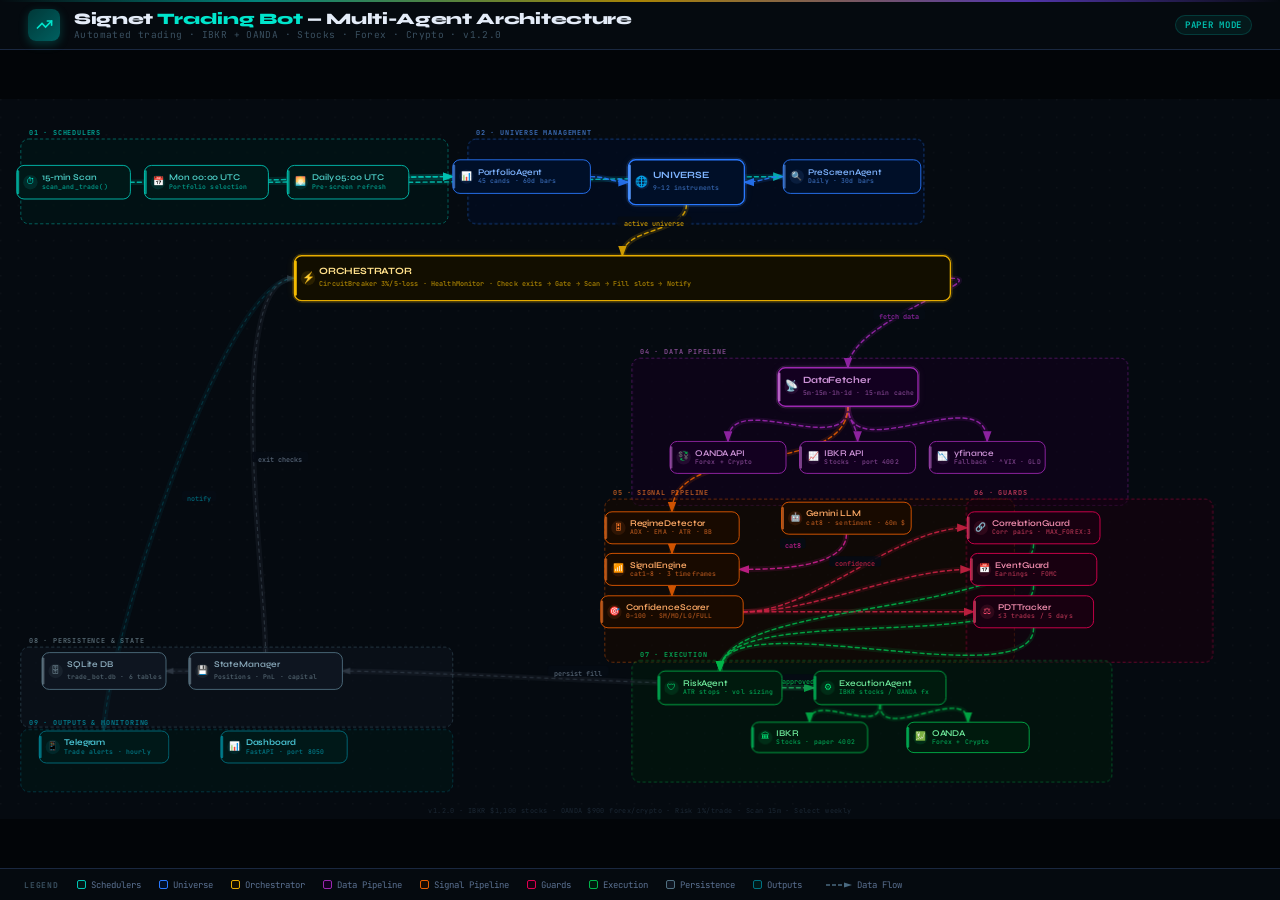
<file: docs/architecture.html>
<!DOCTYPE html>
<html lang="en">
<head>
<meta charset="UTF-8">
<title>Signet Trading Bot — Architecture</title>
<link rel="preconnect" href="https://fonts.googleapis.com">
<link href="https://fonts.googleapis.com/css2?family=Syne:wght@400;600;700;800&family=JetBrains+Mono:wght@400;500;600&display=swap" rel="stylesheet">
<style>
*,*::before,*::after{margin:0;padding:0;box-sizing:border-box;}
html,body{
  background:#020508;height:100vh;overflow:hidden;
  display:flex;flex-direction:column;
  -webkit-font-smoothing:antialiased;
}
.hdr{
  flex-shrink:0;height:50px;
  padding:0 28px;
  background:#050a0f;
  border-bottom:1px solid #1a2840;
  display:flex;align-items:center;gap:14px;
  position:relative;
}
.hdr::before{
  content:'';position:absolute;top:0;left:0;right:0;height:2px;
  background:linear-gradient(90deg,transparent,#00c4b4 20%,#ffc400 50%,#7c4dff 80%,transparent);
  opacity:.65;
}
.logo{
  width:32px;height:32px;
  background:linear-gradient(135deg,#003838,#006060);
  border-radius:8px;display:grid;place-items:center;flex-shrink:0;
  box-shadow:0 3px 10px rgba(0,196,180,.25);
}
.title{font-family:'Syne',sans-serif;font-size:16px;font-weight:800;color:#e4ecf8;letter-spacing:-.02em;}
.title em{color:#00e5cc;font-style:normal;}
.subtitle{font-family:'JetBrains Mono',monospace;font-size:9.5px;color:#3a5060;letter-spacing:.04em;}
.pill{margin-left:auto;font-family:'JetBrains Mono',monospace;font-size:9px;font-weight:600;
  padding:3px 9px;border-radius:20px;background:rgba(0,196,180,.08);border:1px solid rgba(0,196,180,.2);
  color:#00c4b4;letter-spacing:.08em;}
svg#arch{flex:1;display:block;width:100%;}
.leg{
  flex-shrink:0;height:32px;padding:0 24px;
  border-top:1px solid #1a2840;background:#050a0f;
  display:flex;flex-wrap:nowrap;gap:18px;align-items:center;overflow:hidden;
}
.leg-t{font-family:'JetBrains Mono',monospace;font-size:8px;font-weight:700;color:#3a5060;
  text-transform:uppercase;letter-spacing:.1em;white-space:nowrap;}
.leg-i{display:flex;align-items:center;gap:5px;font-family:'JetBrains Mono',monospace;
  font-size:9px;color:#5a7090;white-space:nowrap;}
.leg-d{width:9px;height:9px;border-radius:2px;flex-shrink:0;}
</style>
</head>
<body>

<div class="hdr">
  <div class="logo">
    <svg width="17" height="17" viewBox="0 0 24 24" fill="none" stroke="#00e5cc" stroke-width="2.3" stroke-linecap="round">
      <polyline points="22 7 13.5 15.5 8.5 10.5 2 17"/><polyline points="16 7 22 7 22 13"/>
    </svg>
  </div>
  <div>
    <div class="title">Signet <em>Trading Bot</em> — Multi-Agent Architecture</div>
    <div class="subtitle">Automated trading · IBKR + OANDA · Stocks · Forex · Crypto · v1.2.0</div>
  </div>
  <div class="pill">PAPER MODE</div>
</div>

<svg id="arch" viewBox="0 0 1600 900" preserveAspectRatio="xMidYMid meet" xmlns="http://www.w3.org/2000/svg"></svg>

<div class="leg">
  <span class="leg-t">Legend</span>
  <span class="leg-i"><span class="leg-d" style="background:#001818;border:1px solid #00c4b4"></span>Schedulers</span>
  <span class="leg-i"><span class="leg-d" style="background:#000f28;border:1px solid #2979ff"></span>Universe</span>
  <span class="leg-i"><span class="leg-d" style="background:#120e00;border:1px solid #e6ac00"></span>Orchestrator</span>
  <span class="leg-i"><span class="leg-d" style="background:#130020;border:1px solid #9c27b0"></span>Data Pipeline</span>
  <span class="leg-i"><span class="leg-d" style="background:#180a00;border:1px solid #e65c00"></span>Signal Pipeline</span>
  <span class="leg-i"><span class="leg-d" style="background:#180010;border:1px solid #e00050"></span>Guards</span>
  <span class="leg-i"><span class="leg-d" style="background:#001a0d;border:1px solid #00b44a"></span>Execution</span>
  <span class="leg-i"><span class="leg-d" style="background:#0e1520;border:1px solid #507080"></span>Persistence</span>
  <span class="leg-i"><span class="leg-d" style="background:#001818;border:1px solid #007080"></span>Outputs</span>
  <span class="leg-i" style="margin-left:6px">
    <svg width="26" height="8"><line x1="0" y1="4" x2="18" y2="4" stroke="#4a6a80" stroke-width="1.4" stroke-dasharray="4,2"/><polygon points="18,1.5 26,4 18,6.5" fill="#4a6a80"/></svg>
    Data Flow
  </span>
</div>

<script>
/* ── NODES ── */
const N = {
  // 01 Schedulers
  sched_scan:    {x:92,   y:104, w:142, h:42, g:'sched',   icon:'⏱', label:'15-min Scan',      sub:'scan_and_trade()'},
  sched_weekly:  {x:258,  y:104, w:155, h:42, g:'sched',   icon:'📅', label:'Mon 00:00 UTC',    sub:'Portfolio selection'},
  sched_daily:   {x:435,  y:104, w:152, h:42, g:'sched',   icon:'🌅', label:'Daily 05:00 UTC',  sub:'Pre-screen refresh'},
  // 02 Universe
  portfolio:     {x:652,  y:97,  w:172, h:42, g:'univ',    icon:'📊', label:'PortfolioAgent',   sub:'45 cands · 60d bars'},
  universe:      {x:858,  y:104, w:145, h:56, g:'univ',    icon:'🌐', label:'UNIVERSE',         sub:'9–12 instruments', primary:true},
  prescreen:     {x:1065, y:97,  w:172, h:42, g:'univ',    icon:'🔍', label:'PreScreenAgent',   sub:'Daily · 30d bars'},
  // 03 Orchestrator
  orch:          {x:778,  y:224, w:820, h:56, g:'orch',    icon:'⚡', label:'ORCHESTRATOR',     sub:'CircuitBreaker 3%/5-loss  ·  HealthMonitor  ·  Check exits → Gate → Scan → Fill slots → Notify', primary:true},
  // 04 Data Pipeline
  fetcher:       {x:1060, y:360, w:175, h:48, g:'data',    icon:'📡', label:'DataFetcher',      sub:'5m·15m·1h·1d · 15-min cache', primary:true},
  oanda_api:     {x:910,  y:448, w:145, h:40, g:'data',    icon:'💱', label:'OANDA API',        sub:'Forex + Crypto'},
  ibkr_api:      {x:1072, y:448, w:145, h:40, g:'data',    icon:'📈', label:'IBKR API',         sub:'Stocks · port 4002'},
  yf_api:        {x:1234, y:448, w:145, h:40, g:'data',    icon:'📉', label:'yfinance',         sub:'Fallback · ^VIX · GLD'},
  // 05 Signal Pipeline
  regime:        {x:840,  y:536, w:168, h:40, g:'signal',  icon:'🎛', label:'RegimeDetector',   sub:'ADX · EMA · ATR · BB'},
  gemini:        {x:1058, y:524, w:162, h:40, g:'signal',  icon:'🤖', label:'Gemini LLM',       sub:'cat8 · sentiment · 60m $'},
  signal_eng:    {x:840,  y:588, w:168, h:40, g:'signal',  icon:'📶', label:'SignalEngine',     sub:'cat1–8 · 3 timeframes'},
  confidence:    {x:840,  y:641, w:178, h:40, g:'signal',  icon:'🎯', label:'ConfidenceScorer', sub:'0–100 · SM/MD/LG/FULL'},
  // 06 Guards
  corr_guard:    {x:1292, y:536, w:166, h:40, g:'guard',   icon:'🔗', label:'CorrelationGuard', sub:'Corr pairs · MAX_FOREX:3'},
  event_guard:   {x:1292, y:588, w:158, h:40, g:'guard',   icon:'📅', label:'EventGuard',       sub:'Earnings · FOMC'},
  pdt_guard:     {x:1292, y:641, w:150, h:40, g:'guard',   icon:'⚖',  label:'PDTTracker',       sub:'≤3 trades / 5 days'},
  // 07 Execution
  risk_agent:    {x:900,  y:736, w:155, h:42, g:'exec',    icon:'🛡', label:'RiskAgent',        sub:'ATR stops · vol sizing'},
  exec_agent:    {x:1100, y:736, w:165, h:42, g:'exec',    icon:'⚙',  label:'ExecutionAgent',   sub:'IBKR stocks / OANDA fx'},
  ibkr_broker:   {x:1012, y:798, w:145, h:38, g:'exec',    icon:'🏛', label:'IBKR',             sub:'Stocks · paper 4002'},
  oanda_broker:  {x:1210, y:798, w:153, h:38, g:'exec',    icon:'💹', label:'OANDA',            sub:'Forex + Crypto'},
  // 08 Persistence
  sqlite:        {x:130,  y:715, w:155, h:46, g:'persist', icon:'🗄', label:'SQLite DB',        sub:'trade_bot.db · 6 tables'},
  state_mgr:     {x:332,  y:715, w:192, h:46, g:'persist', icon:'💾', label:'StateManager',     sub:'Positions · PnL · capital'},
  // 09 Outputs
  telegram:      {x:130,  y:810, w:162, h:40, g:'output',  icon:'📱', label:'Telegram',         sub:'Trade alerts · hourly'},
  dashboard:     {x:355,  y:810, w:158, h:40, g:'output',  icon:'📊', label:'Dashboard',        sub:'FastAPI · port 8050'},
};

/* ── GROUP PANELS ── */
const GROUPS = [
  {label:'01 · SCHEDULERS',           x:26,  y:50,  w:534, h:106, g:'sched' },
  {label:'02 · UNIVERSE MANAGEMENT',  x:585, y:50,  w:570, h:106, g:'univ'  },
  {label:'04 · DATA PIPELINE',        x:790, y:324, w:620, h:184, g:'data'  },
  {label:'05 · SIGNAL PIPELINE',      x:756, y:500, w:512, h:204, g:'signal'},
  {label:'06 · GUARDS',               x:1208,y:500, w:308, h:204, g:'guard' },
  {label:'07 · EXECUTION',            x:790, y:702, w:600, h:152, g:'exec'  },
  {label:'08 · PERSISTENCE & STATE',  x:26,  y:685, w:540, h:100, g:'persist'},
  {label:'09 · OUTPUTS & MONITORING', x:26,  y:788, w:540, h:78,  g:'output'},
];

/* ── COLORS ── */
const C = {
  sched:   {fill:'#001818',stroke:'#00c4b4',text:'#4dcfc8',accent:'#00e5cc'},
  univ:    {fill:'#000f28',stroke:'#2979ff',text:'#7eb4ff',accent:'#5599ff'},
  orch:    {fill:'#120e00',stroke:'#e6ac00',text:'#ffe08a',accent:'#ffc400'},
  data:    {fill:'#130020',stroke:'#9c27b0',text:'#ce93d8',accent:'#ba68c8'},
  signal:  {fill:'#180a00',stroke:'#e65c00',text:'#ffab66',accent:'#ff7c2a'},
  guard:   {fill:'#180010',stroke:'#e00050',text:'#f48fb1',accent:'#ff4d72'},
  exec:    {fill:'#001a0d',stroke:'#00b44a',text:'#6de89a',accent:'#00e676'},
  persist: {fill:'#0e1520',stroke:'#507080',text:'#8aaabb',accent:'#78909c'},
  output:  {fill:'#001818',stroke:'#007080',text:'#4dcfe0',accent:'#00acc1'},
};

const EC = {
  teal:   {stroke:'#00c4b4',glow:'rgba(0,196,180,.12)'},
  blue:   {stroke:'#2979ff',glow:'rgba(41,121,255,.12)'},
  gold:   {stroke:'#e6ac00',glow:'rgba(230,172,0,.15)'},
  purple: {stroke:'#9c27b0',glow:'rgba(156,39,176,.12)'},
  orange: {stroke:'#e65c00',glow:'rgba(230,92,0,.12)'},
  pink:   {stroke:'#cc2090',glow:'rgba(204,32,144,.12)'},
  red:    {stroke:'#cc2244',glow:'rgba(204,34,68,.12)'},
  green:  {stroke:'#00b44a',glow:'rgba(0,180,74,.12)'},
  silver: {stroke:'#607080',glow:'rgba(96,112,128,.10)'},
  cyan:   {stroke:'#007080',glow:'rgba(0,112,128,.10)'},
};

/* ── EDGES ── */
const EDGES = [
  // Schedulers → Universe agents
  {f:'sched_scan',   fs:'right',  t:'portfolio',   ts:'left',   c:'teal',   lbl:''},
  {f:'sched_weekly', fs:'right',  t:'portfolio',   ts:'left',   c:'teal',   lbl:''},
  {f:'sched_daily',  fs:'right',  t:'prescreen',   ts:'left',   c:'teal',   lbl:''},
  // Universe ↔ hub
  {f:'portfolio',    fs:'right',  t:'universe',    ts:'left',   c:'blue',   lbl:''},
  {f:'prescreen',    fs:'left',   t:'universe',    ts:'right',  c:'blue',   lbl:''},
  // UNIVERSE → Orchestrator
  {f:'universe',     fs:'bottom', t:'orch',        ts:'top',    c:'gold',   lbl:'active universe'},
  // Orchestrator → DataFetcher
  {f:'orch',         fs:'right',  t:'fetcher',     ts:'top',    c:'purple', lbl:'fetch data'},
  // DataFetcher → APIs
  {f:'fetcher',      fs:'bottom', t:'oanda_api',   ts:'top',    c:'purple', lbl:''},
  {f:'fetcher',      fs:'bottom', t:'ibkr_api',    ts:'top',    c:'purple', lbl:''},
  {f:'fetcher',      fs:'bottom', t:'yf_api',      ts:'top',    c:'purple', lbl:''},
  // DataFetcher → Signal Pipeline
  {f:'fetcher',      fs:'bottom', t:'regime',      ts:'top',    c:'orange', lbl:'OHLCV'},
  // Signal flow
  {f:'regime',       fs:'bottom', t:'signal_eng',  ts:'top',    c:'orange', lbl:''},
  {f:'gemini',       fs:'bottom', t:'signal_eng',  ts:'right',  c:'pink',   lbl:'cat8'},
  {f:'signal_eng',   fs:'bottom', t:'confidence',  ts:'top',    c:'orange', lbl:''},
  // Confidence → Guards
  {f:'confidence',   fs:'right',  t:'corr_guard',  ts:'left',   c:'red',    lbl:'confidence'},
  {f:'confidence',   fs:'right',  t:'event_guard', ts:'left',   c:'red',    lbl:''},
  {f:'confidence',   fs:'right',  t:'pdt_guard',   ts:'left',   c:'red',    lbl:''},
  // Guards → RiskAgent
  {f:'corr_guard',   fs:'bottom', t:'risk_agent',  ts:'top',    c:'green',  lbl:''},
  {f:'event_guard',  fs:'bottom', t:'risk_agent',  ts:'top',    c:'green',  lbl:''},
  {f:'pdt_guard',    fs:'bottom', t:'risk_agent',  ts:'top',    c:'green',  lbl:''},
  // Risk → Exec → Brokers
  {f:'risk_agent',   fs:'right',  t:'exec_agent',  ts:'left',   c:'green',  lbl:'approved'},
  {f:'exec_agent',   fs:'bottom', t:'ibkr_broker', ts:'top',    c:'green',  lbl:''},
  {f:'exec_agent',   fs:'bottom', t:'oanda_broker',ts:'top',    c:'green',  lbl:''},
  // Exec → Persistence
  {f:'exec_agent',   fs:'left',   t:'state_mgr',   ts:'right',  c:'silver', lbl:'persist fill'},
  {f:'state_mgr',    fs:'left',   t:'sqlite',      ts:'right',  c:'silver', lbl:''},
  // StateManager → Orchestrator (feedback)
  {f:'state_mgr',    fs:'top',    t:'orch',        ts:'left',   c:'silver', lbl:'exit checks'},
  // Orchestrator → Outputs
  {f:'orch',         fs:'left',   t:'telegram',    ts:'top',    c:'cyan',   lbl:'notify'},
];

/* ── PORT HELPER ── */
function port(id, side) {
  const n = N[id];
  if(side==='top')    return [n.x,         n.y - n.h/2];
  if(side==='bottom') return [n.x,         n.y + n.h/2];
  if(side==='left')   return [n.x - n.w/2, n.y];
  if(side==='right')  return [n.x + n.w/2, n.y];
}

/* ── BEZIER PATH ── */
function bz(x1,y1,x2,y2,fs,ts){
  const dx=Math.abs(x2-x1), dy=Math.abs(y2-y1);
  const t=Math.min(Math.max(dx,dy)*0.45, 90);
  let cx1=x1,cy1=y1,cx2=x2,cy2=y2;
  if(fs==='bottom'&&ts==='top')    {cy1=y1+t;cx1=x1;cy2=y2-t;cx2=x2;}
  else if(fs==='top'&&ts==='bottom'){cy1=y1-t;cx1=x1;cy2=y2+t;cx2=x2;}
  else if(fs==='right'&&ts==='left'){cx1=x1+t;cy1=y1;cx2=x2-t;cy2=y2;}
  else if(fs==='left'&&ts==='right'){cx1=x1-t;cy1=y1;cx2=x2+t;cy2=y2;}
  else if(fs==='bottom'&&ts==='left') {cx1=x1;cy1=y2;cx2=x2-t*.6;cy2=y2;}
  else if(fs==='bottom'&&ts==='right'){cx1=x1;cy1=y2;cx2=x2+t*.6;cy2=y2;}
  else if(fs==='right'&&ts==='top')  {cx1=x1+t;cy1=y1;cx2=x2;cy2=y2-t;}
  else if(fs==='left'&&ts==='top')   {cx1=x1-t;cy1=y1;cx2=x2;cy2=y2-t;}
  else if(fs==='top'&&ts==='left')   {cx1=x1;cy1=y1-t;cx2=x2-t;cy2=y2;}
  else if(fs==='top'&&ts==='right')  {cx1=x1;cy1=y1-t;cx2=x2+t;cy2=y2;}
  else {const mx=(x1+x2)/2;cx1=mx;cy1=y1;cx2=mx;cy2=y2;}
  return `M ${x1.toFixed(1)} ${y1.toFixed(1)} C ${cx1.toFixed(1)} ${cy1.toFixed(1)} ${cx2.toFixed(1)} ${cy2.toFixed(1)} ${x2.toFixed(1)} ${y2.toFixed(1)}`;
}

/* ── SVG HELPERS ── */
const NS='http://www.w3.org/2000/svg';
function el(tag,attrs={}){const e=document.createElementNS(NS,tag);for(const[k,v]of Object.entries(attrs))e.setAttribute(k,v);return e;}
function txt(s,attrs={}){const e=el('text',attrs);e.textContent=s;return e;}

/* ── RENDER ── */
window.addEventListener('load',()=>{
  const svg=document.getElementById('arch');

  /* DEFS */
  const defs=el('defs');

  // Arrow markers
  for(const[name,cfg] of Object.entries(EC)){
    const m=el('marker',{id:'arr-'+name,markerWidth:'8',markerHeight:'8',refX:'7',refY:'3',orient:'auto',markerUnits:'strokeWidth'});
    m.appendChild(el('path',{d:'M0,0 L0,6 L8,3 z',fill:cfg.stroke}));
    defs.appendChild(m);
  }

  // Glow filter
  const filt=el('filter',{id:'glow',x:'-30%',y:'-30%',width:'160%',height:'160%'});
  const blur=el('feGaussianBlur',{stdDeviation:'4',result:'b',in:'SourceGraphic'});
  const comp=el('feComposite',{in:'SourceGraphic',in2:'b',operator:'over'});
  filt.appendChild(blur);filt.appendChild(comp);
  defs.appendChild(filt);

  // Animation styles
  const style=el('style');
  style.textContent=`
    @keyframes flow{to{stroke-dashoffset:-16}}
    .ea{stroke-dasharray:5 4;animation:flow 1.4s linear infinite}
    .es{stroke-dasharray:4 5;opacity:.35}
    .ef{stroke-dasharray:5 4;animation:flow .9s linear infinite}
  `;
  defs.appendChild(style);

  // Dot grid pattern
  const pat=el('pattern',{id:'dots',x:'0',y:'0',width:'22',height:'22',patternUnits:'userSpaceOnUse'});
  pat.appendChild(el('circle',{cx:'1',cy:'1',r:'.9',fill:'rgba(255,255,255,0.04)'}));
  defs.appendChild(pat);

  svg.appendChild(defs);

  /* BG */
  svg.appendChild(el('rect',{width:'1600',height:'900',fill:'#050a10'}));
  svg.appendChild(el('rect',{width:'1600',height:'900',fill:'url(#dots)'}));

  /* GROUP PANELS */
  for(const g of GROUPS){
    const col=C[g.g]||C.persist;
    const grp=el('g',{opacity:'.88'});
    grp.appendChild(el('rect',{x:g.x,y:g.y,width:g.w,height:g.h,rx:'10',
      fill:col.fill,stroke:col.stroke,'stroke-width':'1','stroke-dasharray':'4 3',opacity:'.65'}));
    grp.appendChild(txt(g.label,{x:g.x+10,y:g.y-5,
      'font-family':'JetBrains Mono,monospace','font-size':'8.5','font-weight':'700',
      fill:col.accent,opacity:'.8','letter-spacing':'.12em'}));
    svg.appendChild(grp);
  }

  /* EDGES */
  const eLayer=el('g');
  for(const e of EDGES){
    const [x1,y1]=port(e.f,e.fs);
    const [x2,y2]=port(e.t,e.ts);
    const col=EC[e.c]||EC.silver;
    const d=bz(x1,y1,x2,y2,e.fs,e.ts);
    const isFast=e.c==='teal'||e.c==='gold'||e.c==='green';
    const isStatic=e.c==='silver'||e.c==='cyan';

    // glow
    eLayer.appendChild(el('path',{d,fill:'none',stroke:col.glow,'stroke-width':'7','stroke-linecap':'round'}));
    // main
    eLayer.appendChild(el('path',{d,fill:'none',stroke:col.stroke,
      'stroke-width': isStatic?'1.4':'1.8','stroke-linecap':'round',
      'marker-end':`url(#arr-${e.c})`,
      class: isStatic?'es': isFast?'ef':'ea',
      opacity: isStatic?'.5':'.88'}));

    if(e.lbl){
      const mx=(x1+x2)/2, my=(y1+y2)/2-7;
      const tw=e.lbl.length*5.5+10;
      eLayer.appendChild(el('rect',{x:mx-tw/2,y:my-10,width:tw,height:13,rx:'3',fill:'#060c14',opacity:'.9'}));
      eLayer.appendChild(txt(e.lbl,{x:mx,y:my,
        'text-anchor':'middle','dominant-baseline':'middle',
        'font-family':'JetBrains Mono,monospace','font-size':'8.5','font-weight':'500',
        fill:col.stroke,opacity:'.9'}));
    }
  }
  svg.appendChild(eLayer);

  /* NODES */
  const nLayer=el('g');
  for(const[id,n] of Object.entries(N)){
    const col=C[n.g]||C.persist;
    const grp=el('g',{id:'n-'+id,style:'cursor:default'});
    const nx=n.x-n.w/2, ny=n.y-n.h/2;

    // outer glow for primary
    if(n.primary){
      grp.appendChild(el('rect',{x:nx-2,y:ny-2,width:n.w+4,height:n.h+4,rx:'11',
        fill:'none',stroke:col.accent,'stroke-width':'1',opacity:'.3',filter:'url(#glow)'}));
    }

    // background
    grp.appendChild(el('rect',{x:nx,y:ny,width:n.w,height:n.h,rx:'9',
      fill:col.fill,stroke:col.stroke,'stroke-width':n.primary?'1.7':'1.1'}));

    // left accent bar
    grp.appendChild(el('rect',{x:nx,y:ny+6,width:'3',height:n.h-12,rx:'1.5',
      fill:col.accent,opacity:n.primary?'.95':'.6'}));

    // icon bg circle
    grp.appendChild(el('circle',{cx:nx+17,cy:n.y,r:'9',fill:col.accent,opacity:'.1'}));
    grp.appendChild(txt(n.icon,{x:nx+17,y:n.y,
      'text-anchor':'middle','dominant-baseline':'middle',
      'font-size':n.primary?'13':'11',fill:col.accent}));

    // label
    grp.appendChild(txt(n.label,{x:nx+31,y:n.y-(n.h>44?8:5),
      'dominant-baseline':'middle',
      'font-family':'Syne,sans-serif',
      'font-size':n.primary?'12':'11','font-weight':n.primary?'700':'600',
      fill:col.text,'letter-spacing':'-.01em'}));

    // sub-label
    grp.appendChild(txt(n.sub,{x:nx+31,y:n.y+(n.h>44?8:6),
      'dominant-baseline':'middle',
      'font-family':'JetBrains Mono,monospace',
      'font-size':'8','font-weight':'500',
      fill:col.accent,opacity:'.65','letter-spacing':'.02em'}));

    nLayer.appendChild(grp);
  }
  svg.appendChild(nLayer);

  /* Orchestrator label override — needs bigger sub font */
  const orchSub=svg.querySelector('#n-orch text:last-child');
  if(orchSub) orchSub.setAttribute('font-size','8.5');

  /* BOTTOM ANNOTATION */
  const ann=el('g',{opacity:'.25'});
  ann.appendChild(txt('v1.2.0 · IBKR $1,100 stocks · OANDA $900 forex/crypto · Risk 1%/trade · Scan 15m · Select weekly',{
    x:'800',y:'890','text-anchor':'middle','dominant-baseline':'middle',
    'font-family':'JetBrains Mono,monospace','font-size':'8.5',fill:'#6080a0','letter-spacing':'.06em'}));
  svg.appendChild(ann);
});
</script>
</body>
</html>
</file>
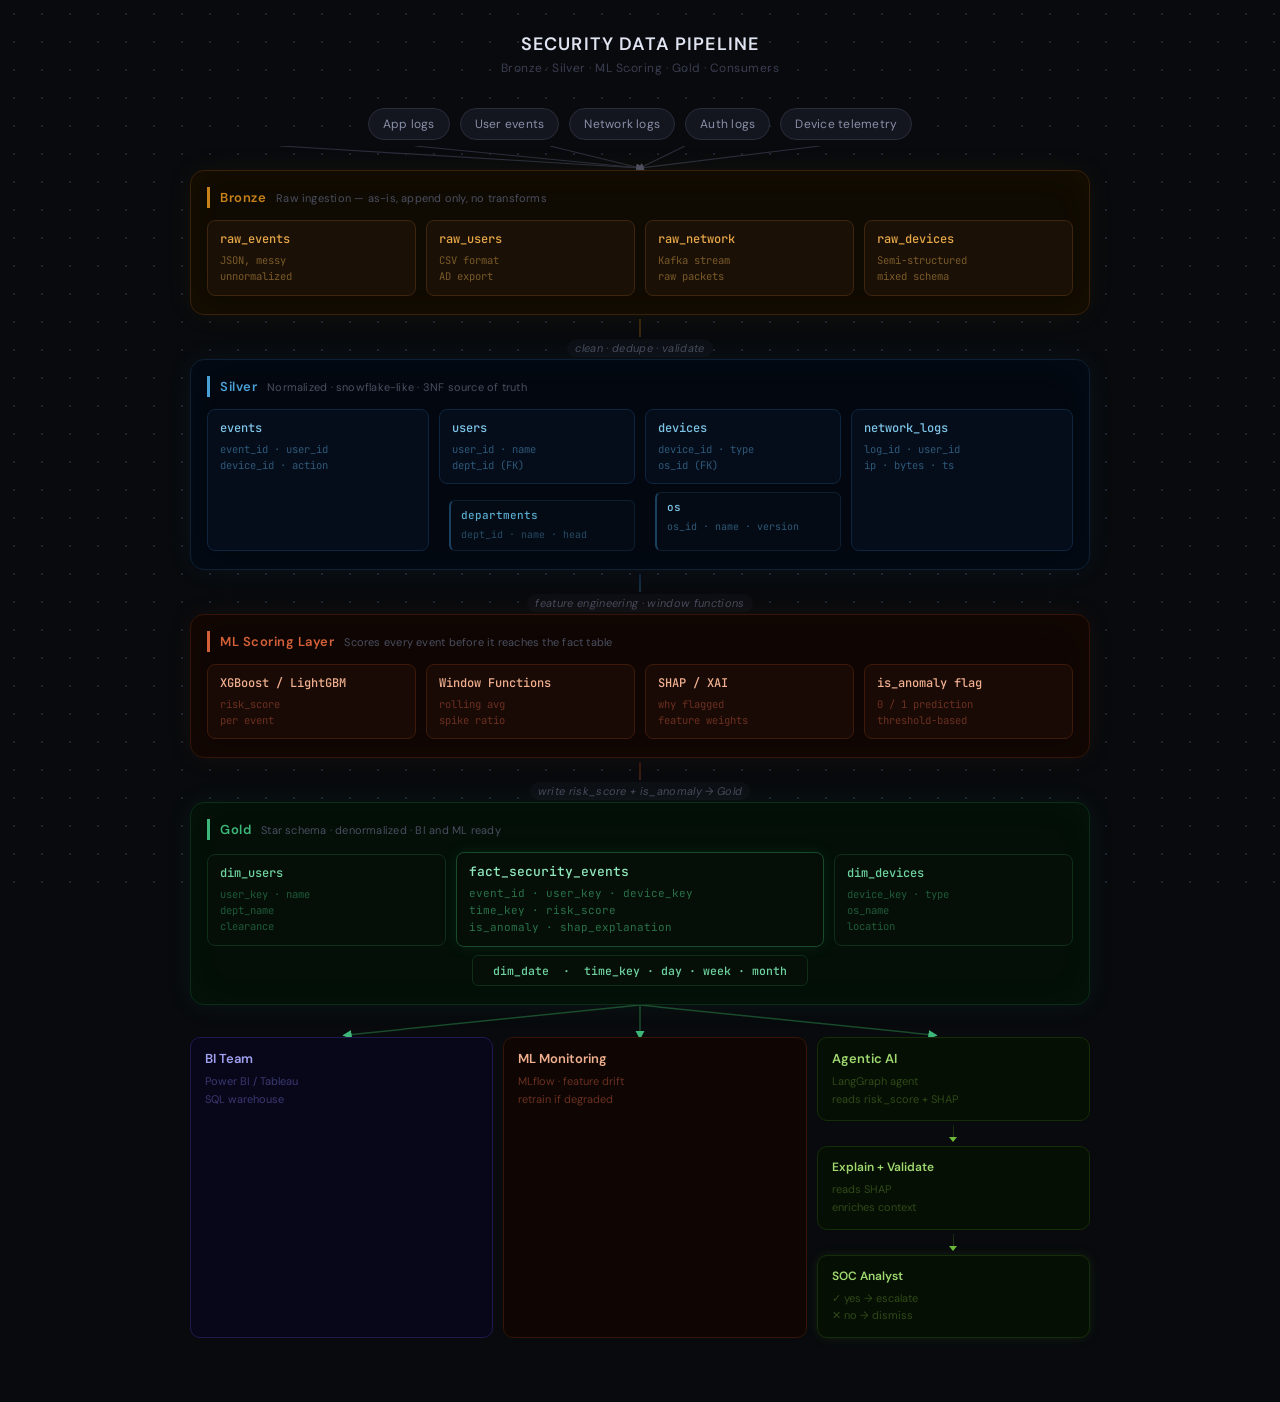
<file: static/pipeline_diagram.html>
<!DOCTYPE html>
<html lang="en">
<head>
<meta charset="UTF-8"/>
<meta name="viewport" content="width=device-width, initial-scale=1.0"/>
<title>Security Data Pipeline</title>
<link rel="preconnect" href="https://fonts.googleapis.com"/>
<link href="https://fonts.googleapis.com/css2?family=DM+Sans:wght@300;400;500;600&family=JetBrains+Mono:wght@400;500&display=swap" rel="stylesheet"/>
<style>
  *, *::before, *::after { box-sizing: border-box; margin: 0; padding: 0; }

  body {
    background: #080a0d;
    color: #c8cad0;
    font-family: 'DM Sans', system-ui, sans-serif;
    min-height: 100vh;
    padding: 32px 24px 64px;
  }

  /* dot grid background */
  body::before {
    content: '';
    position: fixed;
    inset: 0;
    background-image: radial-gradient(circle, #1e2330 1px, transparent 1px);
    background-size: 28px 28px;
    pointer-events: none;
    z-index: 0;
  }

  .board {
    position: relative;
    z-index: 1;
    max-width: 900px;
    margin: 0 auto;
    display: flex;
    flex-direction: column;
    gap: 0;
  }

  /* ── SOURCES ── */
  .sources-row {
    display: flex;
    justify-content: center;
    gap: 10px;
    flex-wrap: wrap;
    padding-bottom: 6px;
  }

  .source-chip {
    background: #13161f;
    border: 1px solid #2a2d3a;
    border-radius: 20px;
    padding: 7px 14px;
    font-size: 12px;
    color: #8a8fa8;
    font-family: 'DM Sans', sans-serif;
    letter-spacing: 0.02em;
    transition: border-color 0.2s, color 0.2s;
    cursor: pointer;
    white-space: nowrap;
  }
  .source-chip:hover { border-color: #c8821a; color: #e0a84a; }

  /* ── CONNECTOR ── */
  .connector {
    display: flex;
    flex-direction: column;
    align-items: center;
    gap: 2px;
    padding: 4px 0;
  }
  .connector-line {
    width: 1.5px;
    flex: 1;
    min-height: 18px;
  }
  .connector-label {
    font-size: 11px;
    color: #464a5a;
    font-style: italic;
    letter-spacing: 0.03em;
    padding: 2px 8px;
    background: #0d0f14;
    border-radius: 10px;
    white-space: nowrap;
  }
  .arrow-down {
    width: 0;
    height: 0;
    border-left: 5px solid transparent;
    border-right: 5px solid transparent;
  }

  /* multi-arrow fan from sources */
  .fan-arrows {
    display: flex;
    justify-content: center;
    align-items: flex-end;
    height: 28px;
    position: relative;
    margin: 0;
  }
  .fan-arrows svg { width: 100%; height: 28px; overflow: visible; }

  /* ── LAYER PANEL ── */
  .layer {
    border-radius: 14px;
    padding: 16px 16px 18px;
    position: relative;
  }

  .layer-header {
    display: flex;
    align-items: baseline;
    gap: 10px;
    margin-bottom: 12px;
  }
  .layer-badge {
    font-size: 13px;
    font-weight: 600;
    letter-spacing: 0.04em;
    padding: 2px 0;
    border-left: 3px solid;
    padding-left: 10px;
  }
  .layer-desc {
    font-size: 11px;
    color: #4a4e60;
    letter-spacing: 0.02em;
  }

  .cards-row {
    display: flex;
    gap: 10px;
    flex-wrap: nowrap;
  }

  .card {
    flex: 1;
    border-radius: 8px;
    padding: 10px 12px;
    cursor: pointer;
    transition: filter 0.15s, border-color 0.15s;
    min-width: 0;
  }
  .card:hover { filter: brightness(1.25); }

  .card-title {
    font-family: 'JetBrains Mono', monospace;
    font-size: 12px;
    font-weight: 500;
    margin-bottom: 5px;
    white-space: nowrap;
    overflow: hidden;
    text-overflow: ellipsis;
  }
  .card-line {
    font-family: 'JetBrains Mono', monospace;
    font-size: 10.5px;
    line-height: 1.55;
    white-space: nowrap;
    overflow: hidden;
    text-overflow: ellipsis;
  }

  /* sub-cards (departments, os) indented beneath parent */
  .card-sub {
    margin-top: 8px;
    margin-left: 12px;
    border-left: 2px solid;
    padding-left: 10px;
    border-radius: 0 6px 6px 0;
  }

  /* ── BRONZE ── */
  .layer-bronze {
    background: #100b02;
    border: 1px solid #3a2108;
    box-shadow: 0 0 28px rgba(200, 130, 26, 0.07), inset 0 0 40px rgba(200,130,26,0.03);
  }
  .bronze .layer-badge { color: #c8821a; border-color: #c8821a; }
  .bronze .card { background: #1a1005; border: 1px solid #3d2510; }
  .bronze .card-title { color: #e8a84a; }
  .bronze .card-line { color: #7a5a2a; }

  /* ── SILVER ── */
  .layer-silver {
    background: #030810;
    border: 1px solid #0d2035;
    box-shadow: 0 0 28px rgba(74, 159, 212, 0.07), inset 0 0 40px rgba(74,159,212,0.03);
  }
  .silver .layer-badge { color: #4a9fd4; border-color: #4a9fd4; }
  .silver .card { background: #050d1a; border: 1px solid #0e2540; }
  .silver .card-title { color: #7ec5e8; }
  .silver .card-line { color: #2e5878; }
  .silver .card-sub { border-color: #0e2540; background: #04091200; }
  .silver .card-sub .card-title { color: #5aabce; font-size: 11px; }
  .silver .card-sub .card-line { color: #244a65; font-size: 10px; }

  /* ── ML ── */
  .layer-ml {
    background: #0f0603;
    border: 1px solid #341508;
    box-shadow: 0 0 28px rgba(212, 96, 58, 0.07), inset 0 0 40px rgba(212,96,58,0.03);
  }
  .ml .layer-badge { color: #d4603a; border-color: #d4603a; }
  .ml .card { background: #1a0a05; border: 1px solid #3d1a0a; }
  .ml .card-title { color: #f0b090; }
  .ml .card-line { color: #6a3020; }

  /* ── GOLD ── */
  .layer-gold {
    background: #030f07;
    border: 1px solid #0a2e18;
    box-shadow: 0 0 28px rgba(61, 184, 122, 0.08), inset 0 0 40px rgba(61,184,122,0.03);
  }
  .gold .layer-badge { color: #3db87a; border-color: #3db87a; }
  .gold .card { background: #050f08; border: 1px solid #0e2e18; }
  .gold .card-title { color: #6fd4a0; }
  .gold .card-line { color: #1f5a38; }
  .gold .card.fact {
    flex: 1.6;
    border-color: #1a4a2c;
    box-shadow: 0 0 16px rgba(61,184,122,0.1);
  }
  .gold .card.fact .card-title { color: #90e8bc; font-size: 13px; }
  .gold .card.fact .card-line { color: #2a7048; font-size: 11px; }

  .dim-date-row {
    margin-top: 8px;
    display: flex;
    justify-content: center;
  }
  .dim-date-card {
    background: #050f08;
    border: 1px solid #0e2e18;
    border-radius: 6px;
    padding: 7px 20px;
    cursor: pointer;
    transition: filter 0.15s;
    text-align: center;
  }
  .dim-date-card:hover { filter: brightness(1.25); }
  .dim-date-card .card-title { color: #6fd4a0; font-size: 11.5px; margin-bottom: 0; }

  /* ── OUTPUTS ── */
  .outputs-row {
    display: flex;
    gap: 10px;
    margin-top: 0;
  }
  .output-card {
    flex: 1;
    border-radius: 10px;
    padding: 12px 14px;
    cursor: pointer;
    transition: filter 0.15s;
  }
  .output-card:hover { filter: brightness(1.2); }
  .output-card .card-title { font-size: 13px; margin-bottom: 6px; font-family: 'DM Sans', sans-serif; font-weight: 600; }
  .output-card .card-line { font-family: 'DM Sans', sans-serif; font-size: 11px; line-height: 1.6; }

  .out-bi   { background: #08071a; border: 1px solid #1e1a50; }
  .out-bi   .card-title { color: #a0a0f0; }
  .out-bi   .card-line { color: #3a3870; }

  .out-ml   { background: #0f0603; border: 1px solid #341508; }
  .out-ml   .card-title { color: #f0b090; }
  .out-ml   .card-line { color: #6a3020; }

  .out-ai   { background: #050f03; border: 1px solid #162e08; }
  .out-ai   .card-title { color: #a0d870; }
  .out-ai   .card-line { color: #304a18; }

  /* agentic sub-flow */
  .agentic-flow {
    display: flex;
    flex-direction: column;
    align-items: center;
    gap: 0;
    flex: 1;
  }

  /* connector colors */
  .conn-bronze { background: linear-gradient(to bottom, #3a2108, #c8821a44); }
  .conn-silver { background: linear-gradient(to bottom, #0d2035, #4a9fd444); }
  .conn-ml     { background: linear-gradient(to bottom, #341508, #d4603a44); }
  .conn-gold   { background: linear-gradient(to bottom, #0a2e18, #3db87a44); }
  .conn-out    { background: linear-gradient(to bottom, #0a2e18, #3db87a22); }

  .arrow-bronze { border-top: 6px solid #c8821a; }
  .arrow-silver { border-top: 6px solid #4a9fd4; }
  .arrow-ml     { border-top: 6px solid #d4603a; }
  .arrow-gold   { border-top: 6px solid #3db87a; }
  .arrow-ai     { border-top: 6px solid #6dba3a; }

  .title-bar {
    text-align: center;
    margin-bottom: 32px;
  }
  .title-bar h1 {
    font-size: 18px;
    font-weight: 600;
    color: #e0e4f0;
    letter-spacing: 0.06em;
    text-transform: uppercase;
  }
  .title-bar p {
    font-size: 12px;
    color: #3a3e50;
    margin-top: 4px;
    letter-spacing: 0.04em;
  }
</style>
</head>
<body>
<div class="board">

  <div class="title-bar">
    <h1>Security Data Pipeline</h1>
    <p>Bronze · Silver · ML Scoring · Gold · Consumers</p>
  </div>

  <!-- SOURCES -->
  <div class="sources-row">
    <div class="source-chip">App logs</div>
    <div class="source-chip">User events</div>
    <div class="source-chip">Network logs</div>
    <div class="source-chip">Auth logs</div>
    <div class="source-chip">Device telemetry</div>
  </div>

  <!-- fan arrows → Bronze -->
  <div style="height:24px; display:flex; align-items:center; justify-content:center; gap:0;">
    <svg viewBox="0 0 860 24" style="width:100%;max-width:900px;height:24px;display:block;" preserveAspectRatio="none">
      <defs>
        <marker id="ah1" markerWidth="6" markerHeight="6" refX="3" refY="3" orient="auto">
          <path d="M0,0 L0,6 L6,3 z" fill="#4a4e60"/>
        </marker>
      </defs>
      <!-- lines from each chip center converging to bronze center -->
      <line x1="86"  y1="0" x2="430" y2="22" stroke="#2a2d3a" stroke-width="1.2" marker-end="url(#ah1)"/>
      <line x1="215" y1="0" x2="430" y2="22" stroke="#2a2d3a" stroke-width="1.2" marker-end="url(#ah1)"/>
      <line x1="344" y1="0" x2="430" y2="22" stroke="#2a2d3a" stroke-width="1.2" marker-end="url(#ah1)"/>
      <line x1="473" y1="0" x2="430" y2="22" stroke="#2a2d3a" stroke-width="1.2" marker-end="url(#ah1)"/>
      <line x1="602" y1="0" x2="430" y2="22" stroke="#2a2d3a" stroke-width="1.2" marker-end="url(#ah1)"/>
    </svg>
  </div>

  <!-- BRONZE LAYER -->
  <div class="layer layer-bronze bronze">
    <div class="layer-header">
      <span class="layer-badge">Bronze</span>
      <span class="layer-desc">Raw ingestion — as-is, append only, no transforms</span>
    </div>
    <div class="cards-row">
      <div class="card">
        <div class="card-title">raw_events</div>
        <div class="card-line">JSON, messy</div>
        <div class="card-line">unnormalized</div>
      </div>
      <div class="card">
        <div class="card-title">raw_users</div>
        <div class="card-line">CSV format</div>
        <div class="card-line">AD export</div>
      </div>
      <div class="card">
        <div class="card-title">raw_network</div>
        <div class="card-line">Kafka stream</div>
        <div class="card-line">raw packets</div>
      </div>
      <div class="card">
        <div class="card-title">raw_devices</div>
        <div class="card-line">Semi-structured</div>
        <div class="card-line">mixed schema</div>
      </div>
    </div>
  </div>

  <!-- Bronze → Silver connector -->
  <div class="connector" style="height:44px;">
    <div class="connector-line conn-bronze" style="height:10px;width:1.5px;"></div>
    <div class="connector-label">clean · dedupe · validate</div>
    <div class="connector-line conn-bronze" style="height:8px;width:1.5px;"></div>
    <div class="arrow-down arrow-silver"></div>
  </div>

  <!-- SILVER LAYER -->
  <div class="layer layer-silver silver">
    <div class="layer-header">
      <span class="layer-badge">Silver</span>
      <span class="layer-desc">Normalized · snowflake-like · 3NF source of truth</span>
    </div>
    <div class="cards-row">
      <div class="card">
        <div class="card-title">events</div>
        <div class="card-line">event_id · user_id</div>
        <div class="card-line">device_id · action</div>
      </div>
      <div style="flex:1; display:flex; flex-direction:column; gap:8px; min-width:0;">
        <div class="card">
          <div class="card-title">users</div>
          <div class="card-line">user_id · name</div>
          <div class="card-line">dept_id (FK)</div>
        </div>
        <div class="card card-sub" style="border-left-color:#1a4060; background:#040b14; border:1px solid #0d1e30; border-left:2px solid #1a4060; margin-left:10px; border-radius:6px; padding:7px 10px;">
          <div class="card-title" style="font-size:11px;">departments</div>
          <div class="card-line" style="font-size:10px;">dept_id · name · head</div>
        </div>
      </div>
      <div style="flex:1; display:flex; flex-direction:column; gap:8px; min-width:0;">
        <div class="card">
          <div class="card-title">devices</div>
          <div class="card-line">device_id · type</div>
          <div class="card-line">os_id (FK)</div>
        </div>
        <div class="card" style="border-left:2px solid #1a4060; background:#040b14; border:1px solid #0d1e30; border-left:2px solid #1a4060; margin-left:10px; border-radius:6px; padding:7px 10px;">
          <div class="card-title" style="font-size:11px;">os</div>
          <div class="card-line" style="font-size:10px;">os_id · name · version</div>
        </div>
      </div>
      <div class="card">
        <div class="card-title">network_logs</div>
        <div class="card-line">log_id · user_id</div>
        <div class="card-line">ip · bytes · ts</div>
      </div>
    </div>
  </div>

  <!-- Silver → ML connector -->
  <div class="connector" style="height:44px;">
    <div class="connector-line conn-silver" style="height:10px;width:1.5px;"></div>
    <div class="connector-label">feature engineering · window functions</div>
    <div class="connector-line conn-silver" style="height:8px;width:1.5px;"></div>
    <div class="arrow-down arrow-ml"></div>
  </div>

  <!-- ML SCORING LAYER -->
  <div class="layer layer-ml ml">
    <div class="layer-header">
      <span class="layer-badge">ML Scoring Layer</span>
      <span class="layer-desc">Scores every event before it reaches the fact table</span>
    </div>
    <div class="cards-row">
      <div class="card">
        <div class="card-title">XGBoost / LightGBM</div>
        <div class="card-line">risk_score</div>
        <div class="card-line">per event</div>
      </div>
      <div class="card">
        <div class="card-title">Window Functions</div>
        <div class="card-line">rolling avg</div>
        <div class="card-line">spike ratio</div>
      </div>
      <div class="card">
        <div class="card-title">SHAP / XAI</div>
        <div class="card-line">why flagged</div>
        <div class="card-line">feature weights</div>
      </div>
      <div class="card">
        <div class="card-title">is_anomaly flag</div>
        <div class="card-line">0 / 1 prediction</div>
        <div class="card-line">threshold-based</div>
      </div>
    </div>
  </div>

  <!-- ML → Gold connector -->
  <div class="connector" style="height:44px;">
    <div class="connector-line conn-ml" style="height:10px;width:1.5px;"></div>
    <div class="connector-label">write risk_score + is_anomaly → Gold</div>
    <div class="connector-line conn-ml" style="height:8px;width:1.5px;"></div>
    <div class="arrow-down arrow-gold"></div>
  </div>

  <!-- GOLD LAYER -->
  <div class="layer layer-gold gold">
    <div class="layer-header">
      <span class="layer-badge">Gold</span>
      <span class="layer-desc">Star schema · denormalized · BI and ML ready</span>
    </div>
    <div class="cards-row" style="align-items:center;">
      <div class="card">
        <div class="card-title">dim_users</div>
        <div class="card-line">user_key · name</div>
        <div class="card-line">dept_name</div>
        <div class="card-line">clearance</div>
      </div>
      <div class="card fact">
        <div class="card-title">fact_security_events</div>
        <div class="card-line">event_id · user_key · device_key</div>
        <div class="card-line">time_key · risk_score</div>
        <div class="card-line">is_anomaly · shap_explanation</div>
      </div>
      <div class="card">
        <div class="card-title">dim_devices</div>
        <div class="card-line">device_key · type</div>
        <div class="card-line">os_name</div>
        <div class="card-line">location</div>
      </div>
    </div>
    <div class="dim-date-row">
      <div class="dim-date-card">
        <div class="card-title" style="font-family:'JetBrains Mono',monospace;">dim_date &nbsp;·&nbsp; time_key · day · week · month</div>
      </div>
    </div>
  </div>

  <!-- Gold → Outputs connector (3-way fan) -->
  <div style="height:32px; display:flex; align-items:center; justify-content:center;">
    <svg viewBox="0 0 860 32" style="width:100%;max-width:900px;height:32px;display:block;" preserveAspectRatio="none">
      <defs>
        <marker id="ah2" markerWidth="6" markerHeight="6" refX="3" refY="3" orient="auto">
          <path d="M0,0 L0,6 L6,3 z" fill="#3db87a"/>
        </marker>
      </defs>
      <line x1="430" y1="0" x2="150" y2="30" stroke="#1a4a2c" stroke-width="1.5" marker-end="url(#ah2)"/>
      <line x1="430" y1="0" x2="430" y2="30" stroke="#1a4a2c" stroke-width="1.5" marker-end="url(#ah2)"/>
      <line x1="430" y1="0" x2="710" y2="30" stroke="#1a4a2c" stroke-width="1.5" marker-end="url(#ah2)"/>
    </svg>
  </div>

  <!-- OUTPUTS -->
  <div class="outputs-row">
    <!-- BI -->
    <div class="output-card out-bi">
      <div class="card-title">BI Team</div>
      <div class="card-line">Power BI / Tableau</div>
      <div class="card-line">SQL warehouse</div>
    </div>

    <!-- ML Monitoring -->
    <div class="output-card out-ml">
      <div class="card-title">ML Monitoring</div>
      <div class="card-line">MLflow · feature drift</div>
      <div class="card-line">retrain if degraded</div>
    </div>

    <!-- Agentic AI sub-flow -->
    <div class="agentic-flow">
      <div class="output-card out-ai" style="width:100%;">
        <div class="card-title">Agentic AI</div>
        <div class="card-line">LangGraph agent</div>
        <div class="card-line">reads risk_score + SHAP</div>
      </div>
      <!-- arrow down -->
      <div style="display:flex;flex-direction:column;align-items:center;padding:4px 0;">
        <div style="width:1.5px;height:12px;background:linear-gradient(#162e08,#6dba3a44);"></div>
        <div class="arrow-down arrow-ai" style="border-left:4px solid transparent;border-right:4px solid transparent;border-top:5px solid #6dba3a;"></div>
      </div>
      <div class="output-card out-ai" style="width:100%;">
        <div class="card-title" style="font-size:12px;">Explain + Validate</div>
        <div class="card-line">reads SHAP</div>
        <div class="card-line">enriches context</div>
      </div>
      <!-- arrow down -->
      <div style="display:flex;flex-direction:column;align-items:center;padding:4px 0;">
        <div style="width:1.5px;height:12px;background:linear-gradient(#162e08,#6dba3a44);"></div>
        <div class="arrow-down" style="border-left:4px solid transparent;border-right:4px solid transparent;border-top:5px solid #6dba3a;"></div>
      </div>
      <div class="output-card out-ai" style="width:100%; border-width:1.5px; box-shadow:0 0 12px rgba(109,186,58,0.12);">
        <div class="card-title" style="font-size:12px;">SOC Analyst</div>
        <div class="card-line">✓ yes → escalate</div>
        <div class="card-line">✕ no → dismiss</div>
      </div>
    </div>
  </div>

</div>
</body>
</html>
</file>
